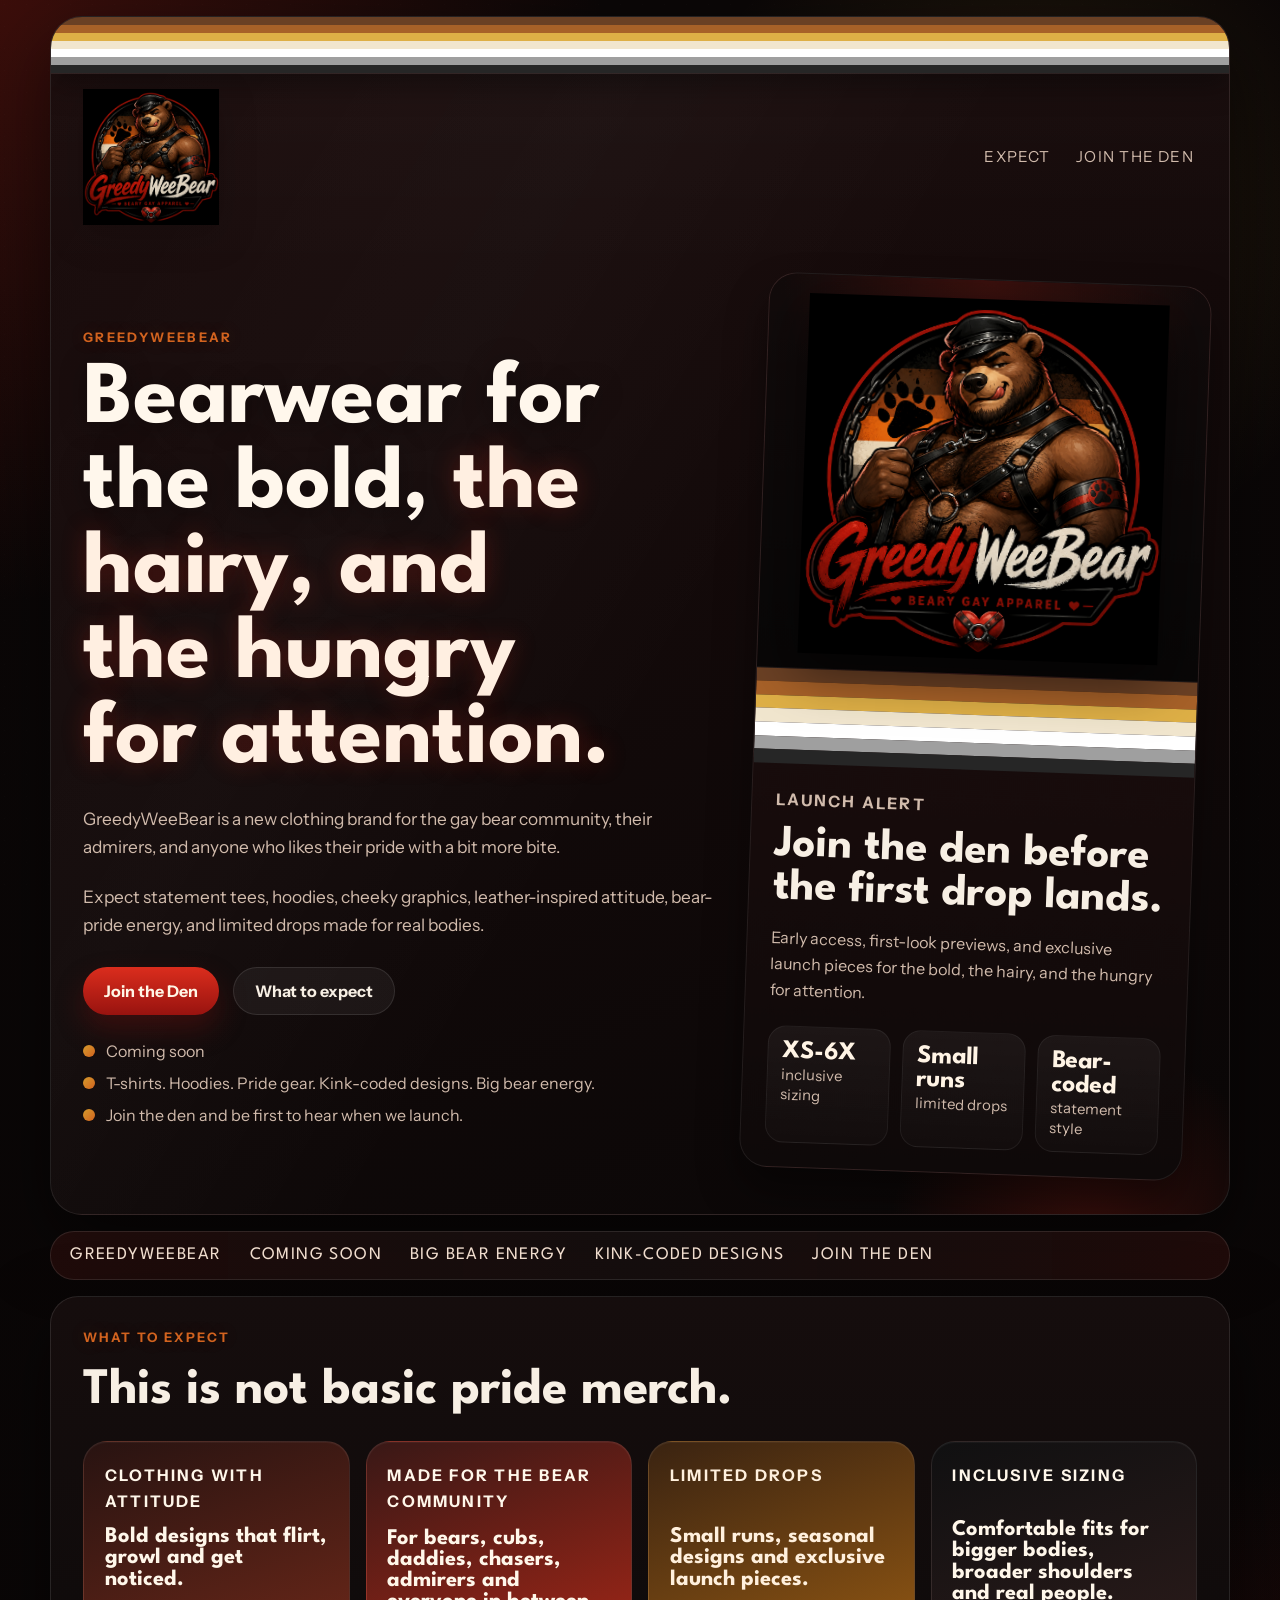
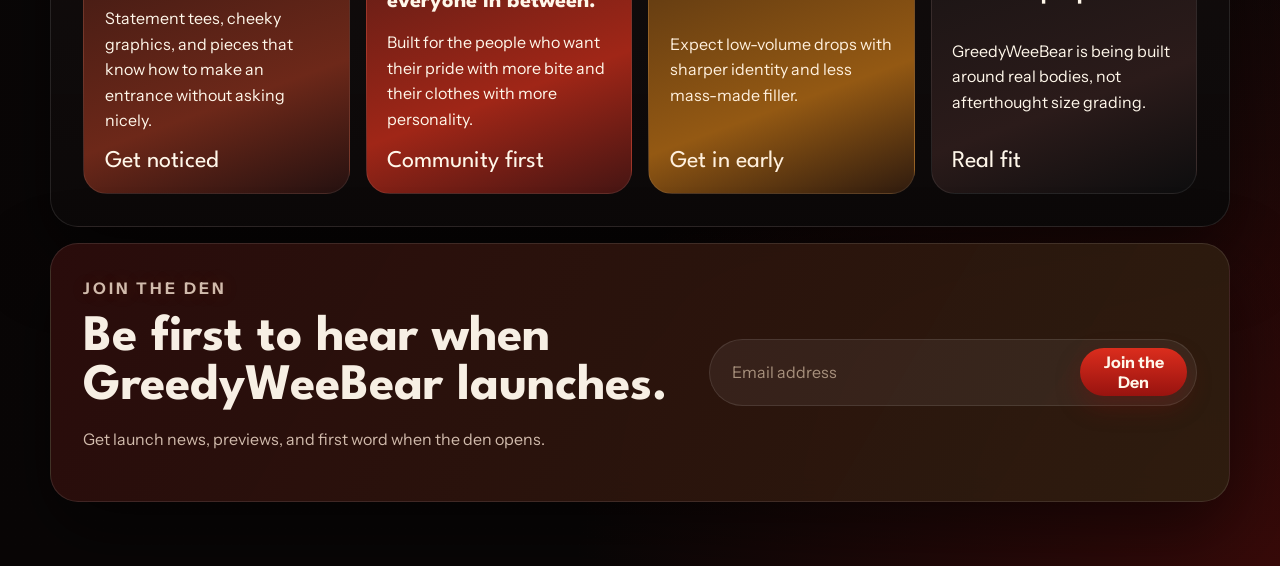
<file: index.html>
<!DOCTYPE html>
<html lang="en">
  <head>
    <meta charset="UTF-8" />
    <meta name="viewport" content="width=device-width, initial-scale=1.0" />
    <title>greedyweebear</title>
    <meta
      name="description"
      content="greedyweebear makes bold gay bear clothing with softness, swagger, and a cheeky Scottish attitude."
    />
    <link rel="preconnect" href="https://fonts.googleapis.com" />
    <link rel="preconnect" href="https://fonts.gstatic.com" crossorigin />
    <link
      href="https://fonts.googleapis.com/css2?family=League+Spartan:wght@500;700;800&family=Instrument+Sans:wght@400;500;600&display=swap"
      rel="stylesheet"
    />
    <link rel="stylesheet" href="./styles.css" />
  </head>
  <body>
    <div class="site-shell">
      <header class="hero">
        <div class="hero-flag-bar" aria-hidden="true">
          <span></span>
          <span></span>
          <span></span>
          <span></span>
          <span></span>
          <span></span>
          <span></span>
        </div>
        <nav class="topbar">
          <a class="brand" href="#top" aria-label="greedyweebear home">
            <img
              class="brand-logo"
              src="./public/greedyweebear-logo.png"
              alt="GreedyWeeBear logo"
              onerror="this.style.display='none'"
            />
          </a>
          <div class="nav-links">
            <a href="#expect">Expect</a>
            <a href="#signup">Join the Den</a>
          </div>
        </nav>

        <section class="hero-grid" id="top">
          <div class="hero-copy">
            <p class="eyebrow">GreedyWeeBear</p>
            <h1>
              Bearwear for the bold,
              <span class="headline-accent">the hairy, and the hungry for attention.</span>
            </h1>
            <p class="lede">
              GreedyWeeBear is a new clothing brand for the gay bear community,
              their admirers, and anyone who likes their pride with a bit more
              bite.
            </p>
            <p class="lede">
              Expect statement tees, hoodies, cheeky graphics, leather-inspired
              attitude, bear-pride energy, and limited drops made for real
              bodies.
            </p>
            <div class="hero-actions">
              <a class="button button-primary" href="#signup">Join the Den</a>
              <a class="button button-secondary" href="#expect">What to expect</a>
            </div>
            <ul class="hero-points" aria-label="Brand values">
              <li>Coming soon</li>
              <li>T-shirts. Hoodies. Pride gear. Kink-coded designs. Big bear energy.</li>
              <li>Join the den and be first to hear when we launch.</li>
            </ul>
          </div>

          <div class="hero-card">
            <div class="hero-logo-wrap">
              <img
                class="hero-logo"
                src="./public/greedyweebear-logo.png"
                alt=""
                aria-hidden="true"
                onerror="this.parentElement.style.display='none'"
              />
            </div>
            <div class="flag-stripes" aria-hidden="true">
              <span></span>
              <span></span>
              <span></span>
              <span></span>
              <span></span>
              <span></span>
              <span></span>
            </div>
            <div class="card-body">
              <p class="card-label">Launch alert</p>
              <h2>Join the den before the first drop lands.</h2>
              <p>
                Early access, first-look previews, and exclusive launch pieces
                for the bold, the hairy, and the hungry for attention.
              </p>
              <div class="card-stats">
                <div>
                  <strong>XS-6X</strong>
                  <span>inclusive sizing</span>
                </div>
                <div>
                  <strong>Small runs</strong>
                  <span>limited drops</span>
                </div>
                <div>
                  <strong>Bear-coded</strong>
                  <span>statement style</span>
                </div>
              </div>
            </div>
          </div>
        </section>
      </header>

      <main>
        <section class="marquee" aria-label="Brand statement">
          <div class="marquee-track">
            <span>GreedyWeeBear</span>
            <span>Coming soon</span>
            <span>Big bear energy</span>
            <span>Kink-coded designs</span>
            <span>Join the Den</span>
          </div>
        </section>

        <section class="section" id="expect">
          <div class="section-heading">
            <p class="eyebrow">What to expect</p>
            <h2>This is not basic pride merch.</h2>
          </div>

          <div class="product-grid">
            <article class="product-card tone-brown">
              <p class="product-tag">Clothing with attitude</p>
              <h3>Bold designs that flirt, growl and get noticed.</h3>
              <p>
                Statement tees, cheeky graphics, and pieces that know how to
                make an entrance without asking nicely.
              </p>
              <span>Get noticed</span>
            </article>

            <article class="product-card tone-rust">
              <p class="product-tag">Made for the bear community</p>
              <h3>For bears, cubs, daddies, chasers, admirers and everyone in between.</h3>
              <p>
                Built for the people who want their pride with more bite and
                their clothes with more personality.
              </p>
              <span>Community first</span>
            </article>

            <article class="product-card tone-gold">
              <p class="product-tag">Limited drops</p>
              <h3>Small runs, seasonal designs and exclusive launch pieces.</h3>
              <p>
                Expect low-volume drops with sharper identity and less mass-made
                filler.
              </p>
              <span>Get in early</span>
            </article>

            <article class="product-card tone-charcoal">
              <p class="product-tag">Inclusive sizing</p>
              <h3>Comfortable fits for bigger bodies, broader shoulders and real people.</h3>
              <p>
                GreedyWeeBear is being built around real bodies, not afterthought
                size grading.
              </p>
              <span>Real fit</span>
            </article>
          </div>
        </section>

        <section class="section signup-section" id="signup">
          <div class="signup-copy">
            <p class="eyebrow">Join the Den</p>
            <h2>Be first to hear when GreedyWeeBear launches.</h2>
            <p>
              Get launch news, previews, and first word when the den opens.
            </p>
          </div>

          <form
            class="signup-form"
            action="https://formspree.io/f/meednalg"
            method="POST"
          >
            <label for="email" class="sr-only">Email address</label>
            <input
              id="email"
              name="email"
              type="email"
              placeholder="Email address"
              autocomplete="email"
              required
            />
            <input
              type="hidden"
              name="_subject"
              value="New GreedyWeeBear waitlist signup"
            />
            <input
              type="hidden"
              name="_next"
              value="https://greedyweebear.co.uk/thank-you.html"
            />
            <button type="submit">Join the Den</button>
          </form>
        </section>
      </main>
    </div>
  </body>
</html>
</file>
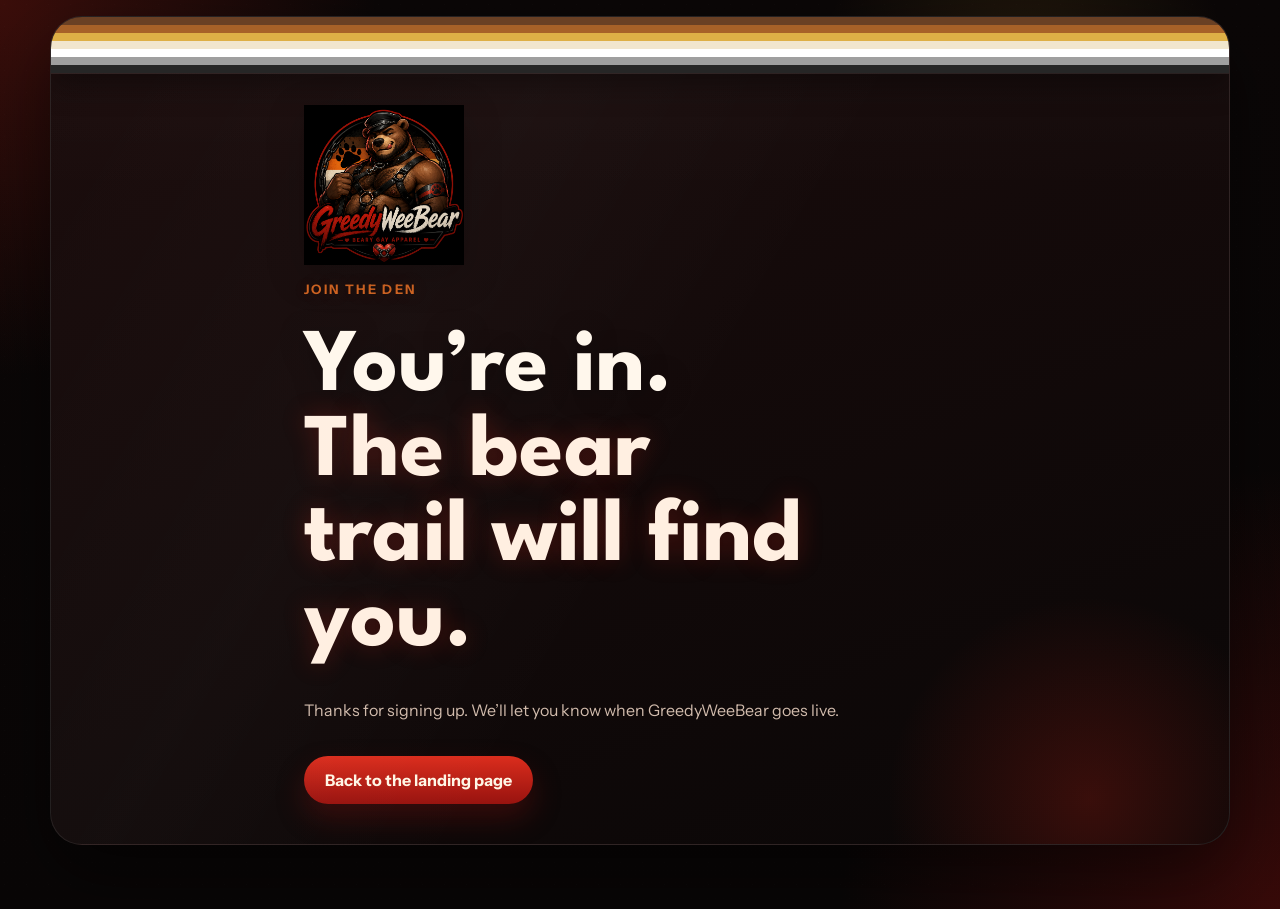
<file: thank-you.html>
<!DOCTYPE html>
<html lang="en">
  <head>
    <meta charset="UTF-8" />
    <meta name="viewport" content="width=device-width, initial-scale=1.0" />
    <title>GreedyWeeBear | Thank You</title>
    <meta
      name="description"
      content="Thanks for joining the GreedyWeeBear den."
    />
    <link rel="preconnect" href="https://fonts.googleapis.com" />
    <link rel="preconnect" href="https://fonts.gstatic.com" crossorigin />
    <link
      href="https://fonts.googleapis.com/css2?family=League+Spartan:wght@500;700;800&family=Instrument+Sans:wght@400;500;600&display=swap"
      rel="stylesheet"
    />
    <link rel="stylesheet" href="./styles.css" />
  </head>
  <body>
    <div class="site-shell">
      <main class="hero thank-you-page">
        <div class="hero-flag-bar" aria-hidden="true">
          <span></span>
          <span></span>
          <span></span>
          <span></span>
          <span></span>
          <span></span>
          <span></span>
        </div>
        <section class="thank-you-content">
          <img
            class="brand-logo"
            src="./public/greedyweebear-logo.png"
            alt="GreedyWeeBear logo"
          />
          <p class="eyebrow">Join the Den</p>
          <h1>
            You’re in.
            <span class="headline-accent">The bear trail will find you.</span>
          </h1>
          <p class="lede">
            Thanks for signing up. We’ll let you know when GreedyWeeBear goes live.
          </p>
          <a class="button button-primary" href="./index.html">Back to the landing page</a>
        </section>
      </main>
    </div>
  </body>
</html>
</file>
<file: styles.css>
:root {
  --bg: #090606;
  --bg-soft: #130a0a;
  --panel: rgba(20, 12, 12, 0.9);
  --panel-strong: #140d0d;
  --panel-gloss: rgba(39, 19, 19, 0.92);
  --ink: #f7efe4;
  --muted: #d1bbac;
  --line: rgba(255, 255, 255, 0.1);
  --red: #cc2416;
  --red-deep: #7d100d;
  --brown: #6b3a1f;
  --rust: #d2631f;
  --gold: #d59b2c;
  --cream: #efe3c7;
  --stone: #a7907c;
  --slate: #232325;
  --shadow: 0 28px 70px rgba(0, 0, 0, 0.5);
}

*,
*::before,
*::after {
  box-sizing: border-box;
}

html {
  scroll-behavior: smooth;
}

body {
  margin: 0;
  font-family: "Instrument Sans", sans-serif;
  color: var(--ink);
  background:
    radial-gradient(circle at top left, rgba(204, 36, 22, 0.25), transparent 24%),
    radial-gradient(circle at 80% 10%, rgba(213, 155, 44, 0.14), transparent 16%),
    radial-gradient(circle at bottom right, rgba(125, 16, 13, 0.4), transparent 28%),
    linear-gradient(180deg, #0b0707 0%, var(--bg) 100%);
}

body::before {
  content: "";
  position: fixed;
  inset: 0;
  background:
    radial-gradient(circle at 20% 20%, rgba(255, 255, 255, 0.045), transparent 1.2px),
    radial-gradient(circle at 80% 60%, rgba(255, 255, 255, 0.04), transparent 1px);
  background-size: 22px 22px, 30px 30px;
  opacity: 0.45;
  pointer-events: none;
}

a {
  color: inherit;
  text-decoration: none;
}

.site-shell {
  width: min(1180px, calc(100% - 2rem));
  margin: 0 auto;
  padding: 1rem 0 4rem;
}

.thank-you-page {
  min-height: calc(100vh - 5rem);
  display: grid;
  place-items: center;
}

.thank-you-content {
  width: min(100%, 42rem);
  display: grid;
  justify-items: start;
  gap: 1rem;
  padding-top: 1rem;
}

.thank-you-content .brand-logo {
  width: clamp(7rem, 16vw, 10rem);
}

.hero {
  position: relative;
  overflow: clip;
  padding: 4.5rem clamp(1.2rem, 3vw, 2rem) 2.5rem;
  border: 1px solid var(--line);
  border-radius: 32px;
  background:
    linear-gradient(160deg, rgba(29, 13, 13, 0.94), rgba(10, 7, 7, 0.98)),
    rgba(10, 7, 7, 0.96);
  box-shadow: var(--shadow);
  backdrop-filter: blur(14px);
}

.hero::after {
  content: "";
  position: absolute;
  inset: auto -6% -20% auto;
  width: 420px;
  height: 420px;
  background: radial-gradient(circle, rgba(204, 36, 22, 0.24), transparent 68%);
  z-index: 0;
}

.hero::before {
  content: "";
  position: absolute;
  inset: 0;
  background:
    linear-gradient(120deg, transparent 0%, rgba(255, 255, 255, 0.025) 32%, transparent 54%),
    linear-gradient(180deg, rgba(255, 255, 255, 0.02), transparent 22%);
  pointer-events: none;
}

.topbar,
.hero-grid,
.section,
.marquee {
  position: relative;
  z-index: 1;
}

.hero-flag-bar {
  position: absolute;
  inset: 0 0 auto;
  z-index: 2;
  overflow: hidden;
  border-bottom: 1px solid rgba(255, 255, 255, 0.08);
  box-shadow:
    0 12px 28px rgba(0, 0, 0, 0.35),
    inset 0 -12px 20px rgba(0, 0, 0, 0.18);
}

.hero-flag-bar span {
  display: block;
  height: 0.5rem;
}

.hero-flag-bar span:nth-child(1) { background: #6a4024; }
.hero-flag-bar span:nth-child(2) { background: #a76128; }
.hero-flag-bar span:nth-child(3) { background: #deaf46; }
.hero-flag-bar span:nth-child(4) { background: #f1e6ce; }
.hero-flag-bar span:nth-child(5) { background: #ffffff; }
.hero-flag-bar span:nth-child(6) { background: #9f9f9f; }
.hero-flag-bar span:nth-child(7) { background: #262626; }

.topbar {
  display: flex;
  align-items: center;
  justify-content: space-between;
  gap: 1rem;
}

.brand {
  display: inline-flex;
  align-items: center;
  line-height: 0;
}

.brand-logo {
  display: block;
  width: clamp(5.8rem, 12vw, 8.5rem);
  height: auto;
  filter: drop-shadow(0 10px 18px rgba(0, 0, 0, 0.18));
}

.nav-links {
  display: flex;
  gap: 1.2rem;
  font-size: 0.95rem;
  color: var(--muted);
  text-transform: uppercase;
  letter-spacing: 0.08em;
}

.nav-links a {
  padding: 0.35rem 0.2rem;
  border-bottom: 1px solid transparent;
}

.nav-links a:hover,
.nav-links a:focus-visible {
  color: var(--ink);
  border-color: rgba(204, 36, 22, 0.8);
}

.hero-grid {
  display: grid;
  grid-template-columns: minmax(0, 1.3fr) minmax(300px, 0.9fr);
  gap: 2rem;
  align-items: center;
  padding-top: 3.4rem;
}

.eyebrow {
  margin: 0 0 0.8rem;
  font-size: 0.82rem;
  font-weight: 700;
  letter-spacing: 0.18em;
  text-transform: uppercase;
  color: var(--rust);
  text-shadow: 0 0 18px rgba(210, 99, 31, 0.18);
}

h1,
h2,
h3 {
  margin: 0;
  font-family: "League Spartan", sans-serif;
  line-height: 0.95;
}

h1 {
  max-width: 10ch;
  font-size: clamp(3.2rem, 7vw, 6.2rem);
  color: #fff7ec;
  text-shadow: 0 4px 26px rgba(0, 0, 0, 0.35);
}

h2 {
  font-size: clamp(2rem, 4vw, 3.3rem);
}

h3 {
  font-size: 1.4rem;
}

.lede,
.product-card p,
.signup-copy p,
.card-body p {
  color: var(--muted);
  line-height: 1.6;
  font-size: 1rem;
}

.headline-accent {
  display: inline;
  color: #ffefe1;
  text-shadow:
    0 0 0 rgba(0, 0, 0, 0),
    0 0 24px rgba(204, 36, 22, 0.28);
}

.hero-copy .lede {
  max-width: 60ch;
  margin: 1.4rem 0 0;
  font-size: 1.08rem;
}

.hero-actions {
  display: flex;
  flex-wrap: wrap;
  gap: 0.9rem;
  margin-top: 1.8rem;
}

.button {
  display: inline-flex;
  align-items: center;
  justify-content: center;
  min-height: 3rem;
  padding: 0 1.3rem;
  border-radius: 999px;
  font-weight: 700;
  transition:
    transform 180ms ease,
    background-color 180ms ease,
    color 180ms ease;
}

.button:hover,
.button:focus-visible {
  transform: translateY(-2px);
}

.button-primary {
  background: linear-gradient(180deg, #db2d1d, #98130f);
  color: #fff6e6;
  box-shadow: 0 14px 28px rgba(125, 16, 13, 0.35);
}

.button-secondary {
  border: 1px solid var(--line);
  background: rgba(255, 255, 255, 0.05);
  color: var(--ink);
}

.hero-points {
  display: grid;
  gap: 0.75rem;
  margin: 1.6rem 0 0;
  padding: 0;
  list-style: none;
  color: var(--muted);
}

.hero-points li {
  display: flex;
  align-items: center;
  gap: 0.7rem;
}

.hero-points li::before {
  content: "";
  width: 0.75rem;
  height: 0.75rem;
  border-radius: 50%;
  background: linear-gradient(135deg, var(--gold), var(--rust));
  flex: none;
}

.hero-card {
  overflow: hidden;
  border-radius: 28px;
  border: 1px solid rgba(255, 255, 255, 0.08);
  background:
    linear-gradient(180deg, rgba(35, 15, 15, 0.96), rgba(14, 9, 9, 0.98)),
    var(--panel-strong);
  box-shadow: 0 24px 42px rgba(0, 0, 0, 0.4);
  transform: rotate(2deg);
}

.hero-logo-wrap {
  display: flex;
  justify-content: center;
  align-items: center;
  padding: 1.2rem 1.2rem 0.9rem;
  background:
    radial-gradient(circle at top, rgba(204, 36, 22, 0.22), transparent 46%),
    linear-gradient(180deg, rgba(16, 10, 10, 0.92), rgba(7, 6, 6, 0.98));
  border-bottom: 1px solid rgba(255, 255, 255, 0.06);
}

.hero-logo {
  display: block;
  width: min(100%, 360px);
  height: auto;
  filter: drop-shadow(0 18px 26px rgba(0, 0, 0, 0.5));
}

.flag-stripes span {
  display: block;
  height: 0.85rem;
}

.flag-stripes span:nth-child(1) { background: #6a4024; }
.flag-stripes span:nth-child(2) { background: #a76128; }
.flag-stripes span:nth-child(3) { background: #deaf46; }
.flag-stripes span:nth-child(4) { background: #f1e6ce; }
.flag-stripes span:nth-child(5) { background: #ffffff; }
.flag-stripes span:nth-child(6) { background: #9f9f9f; }
.flag-stripes span:nth-child(7) { background: #262626; }

.card-body {
  padding: 1.5rem;
}

.card-label,
.product-tag {
  margin: 0 0 0.75rem;
  font-size: 0.8rem;
  font-weight: 700;
  letter-spacing: 0.14em;
  text-transform: uppercase;
  color: var(--rust);
}

.card-body h2 {
  font-size: clamp(2rem, 4vw, 2.8rem);
}

.card-stats {
  display: grid;
  grid-template-columns: repeat(3, minmax(0, 1fr));
  gap: 0.75rem;
  margin-top: 1.4rem;
}

.card-stats div {
  padding: 0.85rem;
  border-radius: 18px;
  background: linear-gradient(180deg, rgba(255, 255, 255, 0.05), rgba(255, 255, 255, 0.02));
  border: 1px solid rgba(255, 255, 255, 0.06);
}

.card-stats strong {
  display: block;
  font-family: "League Spartan", sans-serif;
  font-size: 1.6rem;
  color: #fff4e5;
}

.card-stats span {
  font-size: 0.92rem;
  color: var(--muted);
}

.marquee {
  margin: 1rem 0 0;
  overflow: hidden;
  border-radius: 24px;
  border: 1px solid var(--line);
  background:
    linear-gradient(90deg, rgba(204, 36, 22, 0.08), rgba(255, 255, 255, 0.02), rgba(204, 36, 22, 0.08)),
    rgba(20, 12, 12, 0.72);
}

.marquee-track {
  display: flex;
  gap: 1.75rem;
  padding: 0.95rem 1.2rem;
  min-width: max-content;
  font-family: "League Spartan", sans-serif;
  font-size: 1.1rem;
  text-transform: uppercase;
  letter-spacing: 0.08em;
  color: #f2dfd0;
  animation: slide 22s linear infinite;
}

.section {
  margin-top: 1rem;
  padding: clamp(1.4rem, 4vw, 2rem);
  border-radius: 28px;
  border: 1px solid var(--line);
  background:
    linear-gradient(180deg, rgba(22, 13, 13, 0.92), rgba(11, 9, 9, 0.96)),
    var(--panel);
  box-shadow: var(--shadow);
  backdrop-filter: blur(12px);
}

.section-heading {
  display: grid;
  gap: 0.6rem;
  max-width: 54rem;
}

.product-grid {
  display: grid;
  gap: 1rem;
  margin-top: 1.6rem;
}

.product-grid {
  grid-template-columns: repeat(4, minmax(0, 1fr));
}

.product-card {
  border-radius: 24px;
  padding: 1.3rem;
}

.product-card {
  min-height: 260px;
  display: flex;
  flex-direction: column;
  justify-content: space-between;
  color: #fff7ea;
  border: 1px solid rgba(255, 255, 255, 0.08);
  box-shadow: inset 0 1px 0 rgba(255, 255, 255, 0.04);
}

.product-card p,
.product-card span {
  color: inherit;
}

.product-card span {
  font-family: "League Spartan", sans-serif;
  font-size: 1.5rem;
}

.tone-brown { background: linear-gradient(160deg, #281311, #6d2819 70%, #251110); }
.tone-rust { background: linear-gradient(160deg, #391816, #a02617 68%, #451513); }
.tone-gold { background: linear-gradient(160deg, #3a2311, #945913 70%, #2f1b0e); color: #fff0dd; }
.tone-charcoal { background: linear-gradient(160deg, #101011, #2b1b1a 70%, #0d0d0e); }

.signup-section {
  display: grid;
  grid-template-columns: minmax(0, 1fr) minmax(280px, 0.8fr);
  gap: 1rem;
  align-items: center;
  background:
    linear-gradient(120deg, rgba(125, 16, 13, 0.22), rgba(213, 155, 44, 0.12)),
    rgba(20, 12, 12, 0.9);
}

.signup-form {
  display: flex;
  gap: 0.75rem;
  padding: 0.55rem;
  border-radius: 999px;
  background: rgba(255, 255, 255, 0.06);
  border: 1px solid rgba(255, 255, 255, 0.1);
}

.signup-form input {
  width: 100%;
  border: 0;
  background: transparent;
  padding: 0 0.8rem;
  font: inherit;
  color: var(--ink);
}

.signup-form input::placeholder {
  color: var(--stone);
}

.signup-form input:focus {
  outline: none;
}

.signup-form button {
  border: 0;
  border-radius: 999px;
  min-height: 3rem;
  padding: 0 1.2rem;
  font: inherit;
  font-weight: 700;
  color: #fff7ea;
  background: linear-gradient(180deg, #db2d1d, #98130f);
  cursor: pointer;
  box-shadow: 0 10px 24px rgba(125, 16, 13, 0.35);
}

.sr-only {
  position: absolute;
  width: 1px;
  height: 1px;
  padding: 0;
  margin: -1px;
  overflow: hidden;
  clip: rect(0, 0, 0, 0);
  border: 0;
}

@keyframes slide {
  from {
    transform: translateX(0);
  }
  to {
    transform: translateX(-25%);
  }
}

@media (max-width: 980px) {
  .hero-grid,
  .signup-section,
  .product-grid {
    grid-template-columns: 1fr;
  }

  .hero-card {
    transform: none;
  }
}

@media (max-width: 720px) {
  .site-shell {
    width: min(100% - 1rem, 100%);
  }

  .hero {
    padding-top: 4.1rem;
    padding-inline: 1rem;
  }

  .topbar {
    flex-direction: column;
    align-items: flex-start;
  }

  .nav-links {
    flex-wrap: wrap;
    gap: 0.8rem;
  }

  .hero-grid {
    padding-top: 2.4rem;
  }

  .signup-form {
    flex-direction: column;
    border-radius: 24px;
  }

  .signup-form button {
    width: 100%;
  }
}
</file>
